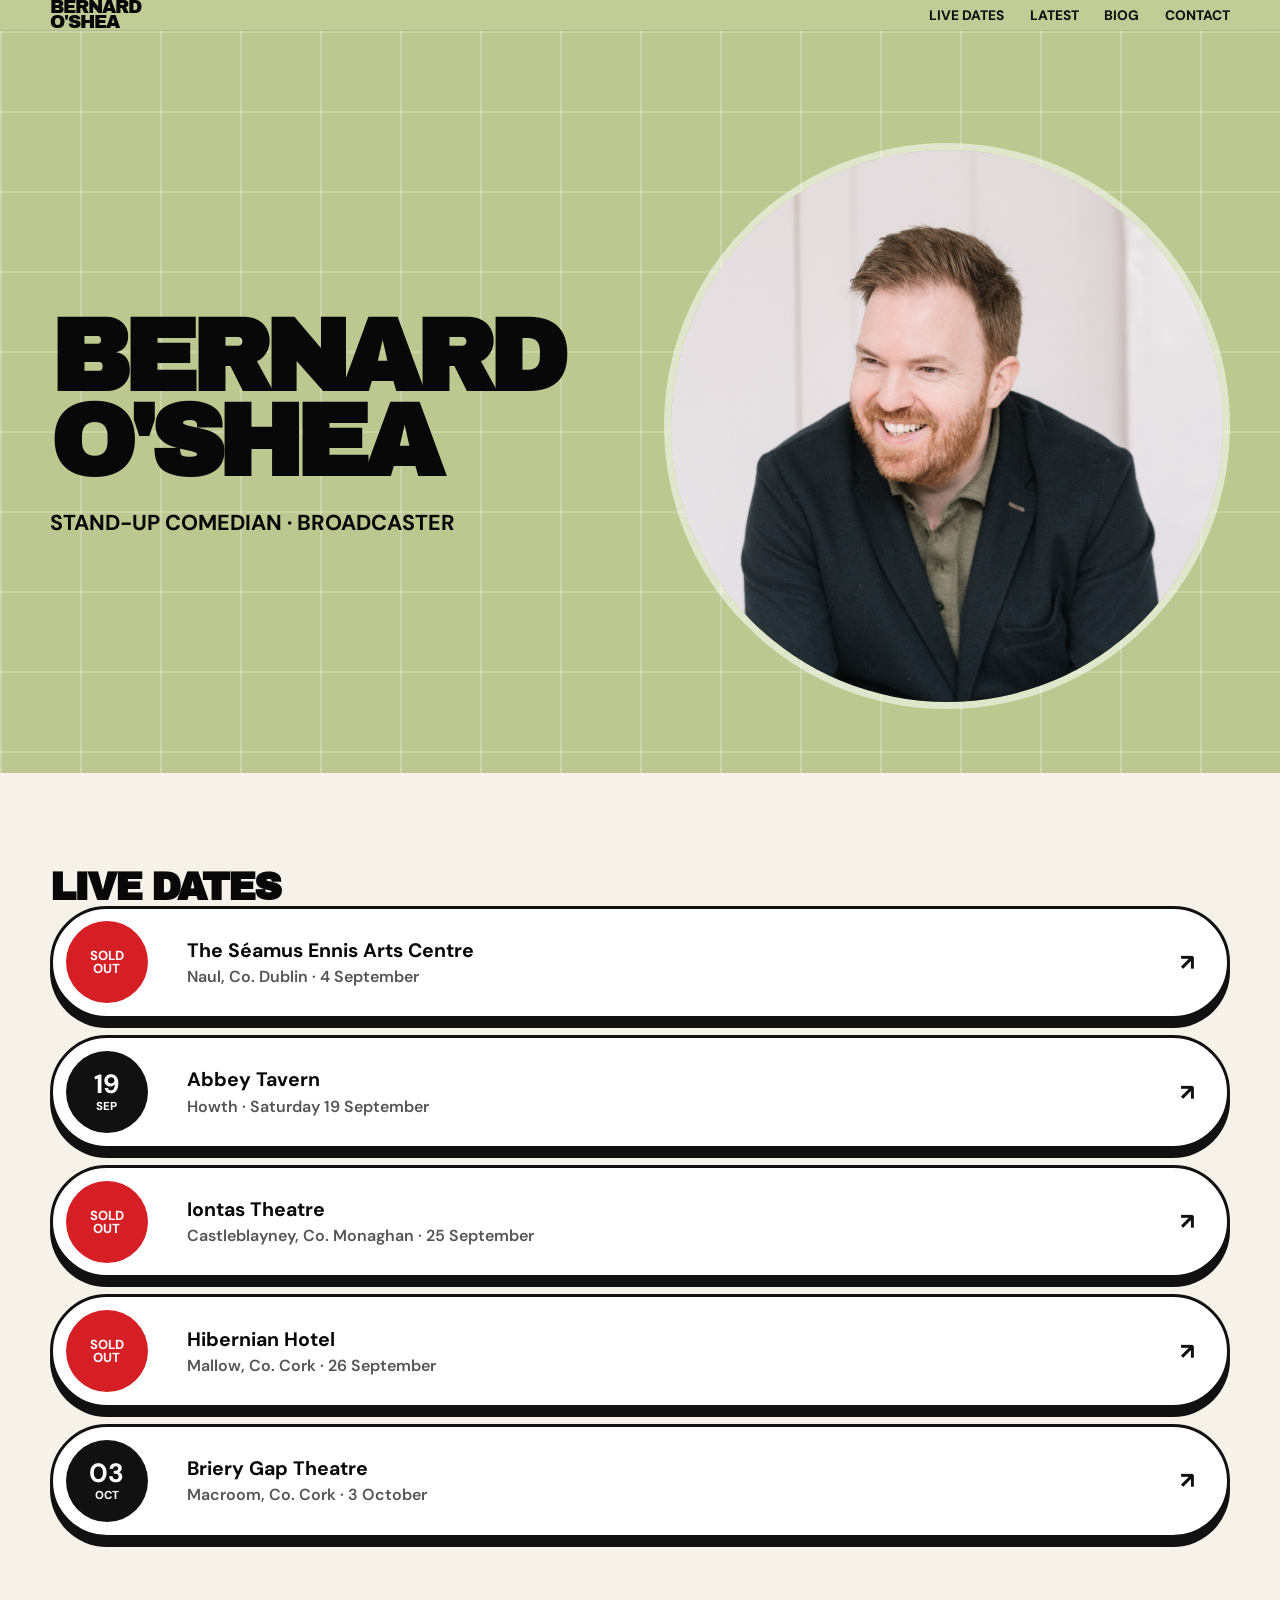
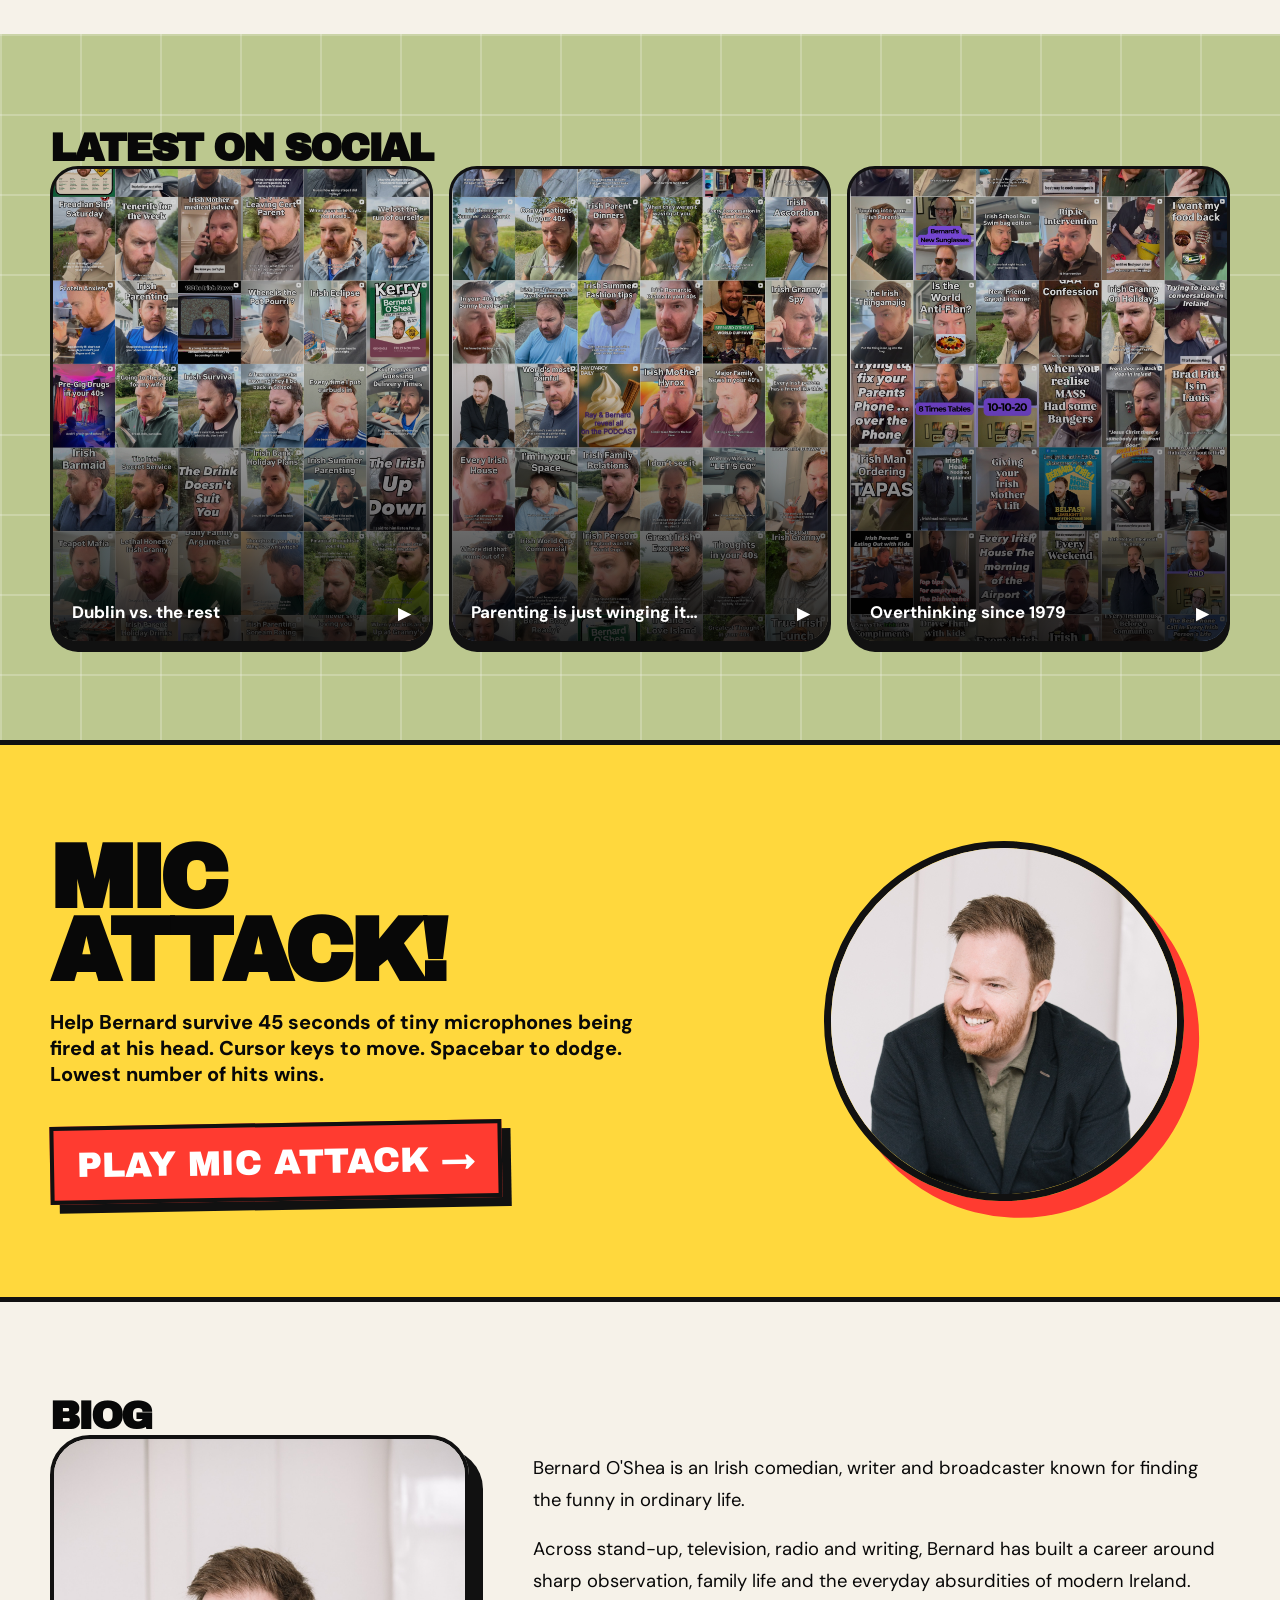
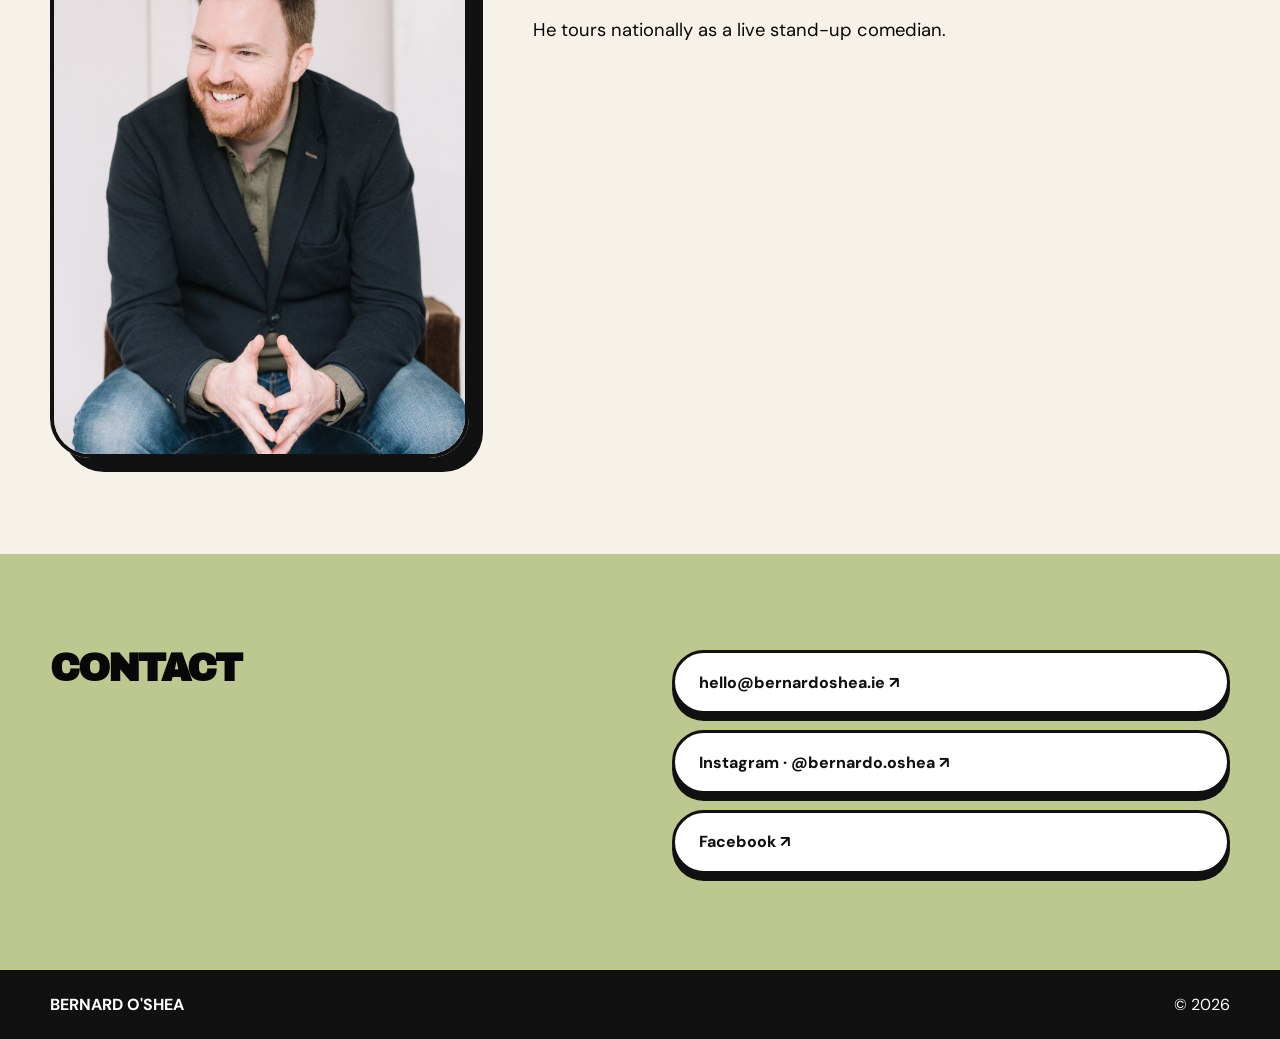
<file: index.html>
<!doctype html>
<html lang="en"><head><meta charset="utf-8"><meta name="viewport" content="width=device-width,initial-scale=1"><meta name="description" content="Bernard O'Shea — Irish stand-up comedian and broadcaster. Live dates, latest social media, biography and contact details."><meta name="theme-color" content="#bcc88f"><title>Bernard O'Shea | Comedian</title><link rel="preconnect" href="https://fonts.googleapis.com"><link rel="preconnect" href="https://fonts.gstatic.com" crossorigin><link href="https://fonts.googleapis.com/css2?family=Archivo+Black&family=DM+Sans:wght@400;500;600;700;800&display=swap" rel="stylesheet"><link rel="stylesheet" href="style.css"><style>
html{scroll-behavior:smooth}.simple-nav{display:flex;align-items:center;justify-content:space-between;gap:1rem}.simple-links{display:flex;gap:1.6rem;align-items:center}.simple-links a{color:#111;text-decoration:none;font-weight:800;text-transform:uppercase;font-size:.86rem}.simple-hero{padding:7rem 0 4rem;min-height:650px;display:flex;align-items:center}.simple-hero-grid{display:grid;grid-template-columns:1fr 1fr;align-items:center;gap:3rem}.simple-hero h1{font-family:"Archivo Black",sans-serif;font-size:clamp(4rem,8vw,8rem);line-height:.83;letter-spacing:-.065em;margin:0}.simple-hero .intro{font-size:clamp(1rem,2vw,1.35rem);font-weight:700;margin:1.5rem 0 0}.simple-portrait{width:100%;max-width:580px;aspect-ratio:1/1;border-radius:50%;object-fit:cover;object-position:center 25%;display:block;margin:auto;border:7px solid rgba(255,255,255,.55)}.clean-title{font-family:"Archivo Black",sans-serif;font-size:clamp(2.5rem,5vw,5.5rem);line-height:.9;letter-spacing:-.055em;margin:.5rem 0 2.5rem}.dates-grid{display:grid;gap:1rem}.clean-date{display:grid;grid-template-columns:100px 1fr auto;align-items:center;gap:1.3rem;background:#fff;border:3px solid #111;border-radius:999px;padding:.8rem 1rem .8rem .8rem;box-shadow:0 9px 0 #111}.date-round{width:82px;height:82px;border-radius:50%;background:#111;color:#fff;display:flex;flex-direction:column;align-items:center;justify-content:center;font-weight:800;line-height:1}.date-round strong{font-size:1.65rem}.date-round span{font-size:.72rem;margin-top:.25rem}.clean-date h3{margin:0;font-size:1.22rem}.clean-date p{margin:.2rem 0 0;color:#555;font-weight:600}.clean-date a{color:#111;text-decoration:none;font-weight:900;font-size:1.4rem;padding:1rem}.sold .date-round{background:#d51f25}.sold .date-round strong{font-size:.82rem;text-align:center}.social-grid{display:grid;grid-template-columns:repeat(3,1fr);gap:1rem}.social-card{position:relative;display:block;overflow:hidden;border:3px solid #111;border-radius:28px;background:#111;box-shadow:0 8px 0 #111;text-decoration:none;color:#fff;aspect-ratio:4/5}.social-card img{width:100%;height:100%;object-fit:cover;display:block;opacity:.82}.social-card::after{content:"";position:absolute;inset:0;background:linear-gradient(to top,rgba(0,0,0,.8),transparent 58%)}.social-card span{position:absolute;left:1.2rem;right:3.5rem;bottom:1.15rem;z-index:2;font-size:1.05rem;font-weight:800}.social-card b{position:absolute;right:1.2rem;bottom:1.1rem;z-index:2}.game-section{background:#ffd83d;border-top:5px solid #111;border-bottom:5px solid #111}.game-wrap{display:grid;grid-template-columns:1.2fr .8fr;align-items:center;gap:3rem}.game-copy h2{font-family:"Archivo Black",sans-serif;font-size:clamp(3.6rem,7vw,7.5rem);line-height:.82;letter-spacing:-.06em;margin:0}.game-copy p{font-size:1.25rem;font-weight:800;max-width:620px}.game-button{display:inline-block;margin-top:1rem;background:#ff3b30;color:#fff;border:4px solid #111;box-shadow:9px 9px 0 #111;padding:1rem 1.4rem;text-decoration:none;font-family:"Archivo Black",sans-serif;font-size:clamp(1.3rem,3vw,2.2rem);transform:rotate(-1deg);transition:.15s}.game-button:hover{transform:translate(-3px,-3px) rotate(-1deg);box-shadow:12px 12px 0 #111}.game-face{display:block;width:min(100%,360px);aspect-ratio:1;border-radius:50%;object-fit:cover;object-position:center 25%;border:7px solid #111;box-shadow:16px 16px 0 #ff3b30;margin:auto;transform:rotate(3deg)}.bio-grid{display:grid;grid-template-columns:.75fr 1.25fr;gap:4rem}.bio-image{width:100%;max-width:420px;border-radius:40px;border:4px solid #111;box-shadow:14px 14px 0 #111}.bio-copy{font-size:1.15rem;line-height:1.7}.contact-simple{display:grid;grid-template-columns:1fr 1fr;gap:4rem}.contact-links{display:grid;gap:1rem}.contact-links a{display:block;background:#fff;border:3px solid #111;border-radius:999px;padding:1.15rem 1.5rem;color:#111;text-decoration:none;font-weight:800;box-shadow:0 7px 0 #111}.cream-section{background:#f6f2e9}.olive-section,.grid-bg{background-color:#bcc88f}.grid-bg{background-image:linear-gradient(rgba(255,255,255,.22) 2px,transparent 2px),linear-gradient(90deg,rgba(255,255,255,.22) 2px,transparent 2px);background-size:80px 80px}.section{padding:6rem 0}.footer-mini{padding:1.5rem 0;background:#111;color:#fff}.footer-mini .shell{display:flex;justify-content:space-between}@media(max-width:820px){.simple-hero-grid,.bio-grid,.contact-simple,.game-wrap{grid-template-columns:1fr}.simple-hero{text-align:center;padding:6rem 0 4rem}.simple-portrait{max-width:420px}.social-grid{grid-template-columns:1fr 1fr}.game-wrap{text-align:center}.game-copy p{margin-left:auto;margin-right:auto}.game-face{max-width:280px}}@media(max-width:560px){.simple-links{gap:.5rem}.simple-links a{font-size:.6rem}.simple-hero h1{font-size:clamp(3.6rem,20vw,5.5rem)}.simple-portrait{width:88%;max-width:350px}.section{padding:4rem 0}.clean-date{grid-template-columns:62px 1fr auto;border-radius:34px}.date-round{width:58px;height:58px}.social-grid{grid-template-columns:1fr}.game-copy h2{font-size:4rem}}
</style></head><body><header class="site-header"><div class="shell simple-nav"><a class="brand" href="#top">BERNARD<br>O'SHEA</a><nav class="simple-links"><a href="#live">Live dates</a><a href="#latest">Latest</a><a href="#biog">Biog</a><a href="#contact">Contact</a></nav></div></header><main id="top"><div class="simple-hero grid-bg"><div class="shell simple-hero-grid"><div><h1>BERNARD<br>O'SHEA</h1><p class="intro">STAND-UP COMEDIAN · BROADCASTER</p></div><img class="simple-portrait" src="image.jpeg" alt="Bernard O'Shea smiling"></div></div><section id="live" class="section cream-section"><div class="shell"><h2 class="clean-title">LIVE DATES</h2><div class="dates-grid"><article class="clean-date sold"><div class="date-round"><strong>SOLD<br>OUT</strong></div><div><h3>The Séamus Ennis Arts Centre</h3><p>Naul, Co. Dublin · 4 September</p></div><a href="https://www.tseac.ie/event-details/bernard-oshea">↗</a></article><article class="clean-date"><div class="date-round"><strong>19</strong><span>SEP</span></div><div><h3>Abbey Tavern</h3><p>Howth · Saturday 19 September</p></div><a href="https://www.universe.com/events/bernard-o-shea-desperate-house-husband-tickets-PBFM8J">↗</a></article><article class="clean-date sold"><div class="date-round"><strong>SOLD<br>OUT</strong></div><div><h3>Iontas Theatre</h3><p>Castleblayney, Co. Monaghan · 25 September</p></div><a href="https://iontascastleblayney.ticketsolve.com/ticketbooth/shows/1173672660">↗</a></article><article class="clean-date sold"><div class="date-round"><strong>SOLD<br>OUT</strong></div><div><h3>Hibernian Hotel</h3><p>Mallow, Co. Cork · 26 September</p></div><a href="https://www.eventbrite.ie/e/bernard-oshea-pick-up-drop-off-tickets-1990950954901">↗</a></article><article class="clean-date"><div class="date-round"><strong>03</strong><span>OCT</span></div><div><h3>Briery Gap Theatre</h3><p>Macroom, Co. Cork · 3 October</p></div><a href="https://brierygap.ticketsolve.com/ticketbooth/shows/1173686966">↗</a></article></div></div></section><section id="latest" class="section olive-section grid-bg"><div class="shell"><h2 class="clean-title">LATEST ON SOCIAL</h2><div class="social-grid"><a class="social-card" href="https://www.instagram.com/reel/DLxkOPhojpv/"><img src="Image 25-08-2026 at 19.07.jpg"><span>Dublin vs. the rest</span><b>▶</b></a><a class="social-card" href="https://www.instagram.com/reel/DU5ZYtbiKxT/"><img src="Image 25-08-2026 at 19.08.jpg"><span>Parenting is just winging it…</span><b>▶</b></a><a class="social-card" href="https://www.instagram.com/reel/DZW46b-oyPh/"><img src="Image 25-08-2026 at 19.09.jpg"><span>Overthinking since 1979</span><b>▶</b></a></div></div></section><section id="game" class="section game-section"><div class="shell game-wrap"><div class="game-copy"><h2>MIC<br>ATTACK!</h2><p>Help Bernard survive 45 seconds of tiny microphones being fired at his head. Cursor keys to move. Spacebar to dodge. Lowest number of hits wins.</p><a class="game-button" href="mic-attack.html">PLAY MIC ATTACK →</a></div><img class="game-face" src="image.jpeg" alt="Bernard O'Shea"></div></section><section id="biog" class="section cream-section"><div class="shell"><h2 class="clean-title">BIOG</h2><div class="bio-grid"><img class="bio-image" src="image.jpeg" alt="Bernard O'Shea"><div class="bio-copy"><p>Bernard O'Shea is an Irish comedian, writer and broadcaster known for finding the funny in ordinary life.</p><p>Across stand-up, television, radio and writing, Bernard has built a career around sharp observation, family life and the everyday absurdities of modern Ireland.</p><p>He tours nationally as a live stand-up comedian.</p></div></div></div></section><section id="contact" class="section olive-section"><div class="shell contact-simple"><div><h2 class="clean-title">CONTACT</h2></div><div class="contact-links"><a href="mailto:hello@bernardoshea.ie">hello@bernardoshea.ie ↗</a><a href="https://www.instagram.com/bernardo.oshea/">Instagram · @bernardo.oshea ↗</a><a href="https://www.facebook.com/bernardoshea">Facebook ↗</a></div></div></section></main><footer class="footer-mini"><div class="shell"><strong>BERNARD O'SHEA</strong><span>© 2026</span></div></footer></body></html>
</file>
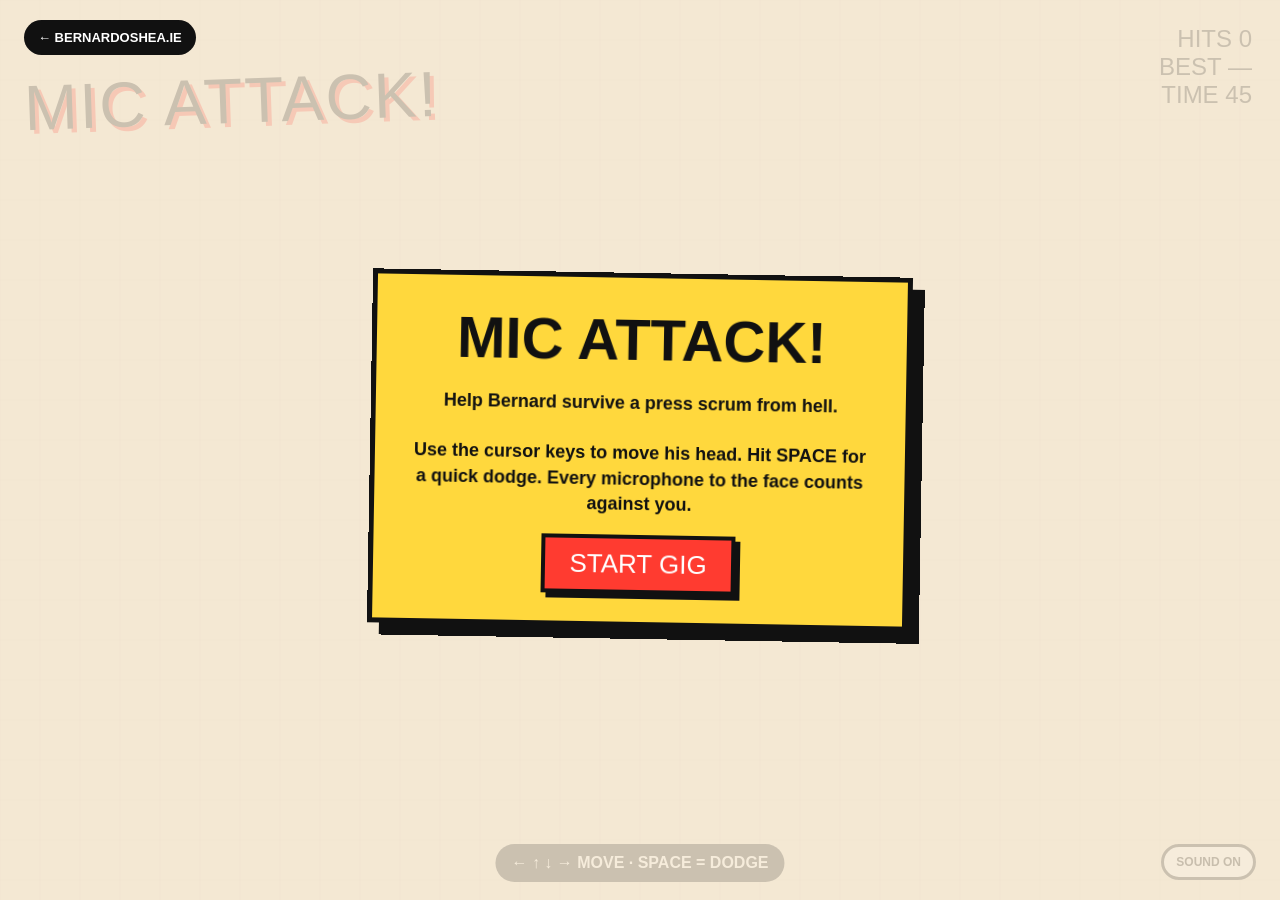
<file: mic-attack.html>
<!doctype html>
<html lang="en">
<head>
<meta charset="utf-8"><meta name="viewport" content="width=device-width,initial-scale=1">
<title>MIC ATTACK! | Bernard O'Shea</title>
<style>
*{box-sizing:border-box}html,body{margin:0;height:100%;overflow:hidden;background:#f4e8d3;font-family:Impact,Haettenschweiler,'Arial Narrow Bold',sans-serif;color:#111}canvas{display:block;width:100vw;height:100vh;cursor:crosshair}.hud{position:fixed;inset:0;pointer-events:none}.back{position:absolute;left:24px;top:20px;z-index:10;pointer-events:auto;background:#111;color:#fff;text-decoration:none;padding:10px 14px;font:800 13px Arial;border-radius:999px}.title{position:absolute;top:64px;left:24px;font-size:clamp(30px,5vw,68px);letter-spacing:2px;transform:rotate(-2deg);text-shadow:4px 4px 0 #ff3b30}.score{position:absolute;top:25px;right:28px;text-align:right;font-size:24px}.help{position:absolute;bottom:18px;left:50%;transform:translateX(-50%);font-family:Arial,sans-serif;font-weight:800;background:#111;color:#fff;padding:10px 16px;border-radius:99px;white-space:nowrap}.start{position:absolute;inset:0;display:grid;place-items:center;background:rgba(244,232,211,.82);pointer-events:auto}.card{text-align:center;background:#ffd83d;border:5px solid #111;padding:28px 38px;box-shadow:12px 12px 0 #111;transform:rotate(1deg);max-width:540px}.card h1{font-size:58px;margin:0 0 10px}.card p{font-family:Arial,sans-serif;font-weight:700;font-size:18px;line-height:1.4}.card button,.gameover button{font:inherit;font-size:26px;padding:10px 24px;background:#ff3b30;color:white;border:4px solid #111;box-shadow:5px 5px 0 #111;cursor:pointer}.flash{position:absolute;inset:0;background:#ff3b30;opacity:0;transition:opacity .08s}.gameover{display:none;position:absolute;inset:0;place-items:center;background:rgba(0,0,0,.78);pointer-events:auto;color:white;text-align:center}.gameover h2{font-size:70px;margin:0}.gameover .box{background:#111;padding:28px;border:4px solid #fff;box-shadow:12px 12px 0 #ff3b30}.gameover p{font:700 20px Arial;line-height:1.5}.newbest{color:#ffd83d;font-size:28px}.mute{position:absolute;right:24px;bottom:20px;pointer-events:auto;background:#fff;border:3px solid #111;border-radius:999px;padding:8px 12px;font:800 12px Arial;cursor:pointer}@media(max-width:650px){.title{top:72px;font-size:36px}.score{font-size:18px}.help{font-size:11px;bottom:64px}.card{margin:20px;padding:22px}.card h1{font-size:44px}}
</style></head>
<body><canvas id="c"></canvas><div class="hud"><a class="back" href="index.html">← BERNARDOSHEA.IE</a><div class="title">MIC ATTACK!</div><div class="score">HITS <span id="hits">0</span><br>BEST <span id="best">—</span><br>TIME <span id="time">45</span></div><div class="help">← ↑ ↓ → MOVE · SPACE = DODGE</div><button id="mute" class="mute">SOUND ON</button><div class="flash" id="flash"></div><div class="start" id="start"><div class="card"><h1>MIC ATTACK!</h1><p>Help Bernard survive a press scrum from hell.<br><br>Use the <b>cursor keys</b> to move his head. Hit <b>SPACE</b> for a quick dodge. Every microphone to the face counts against you.</p><button id="go">START GIG</button></div></div><div class="gameover" id="over"><div class="box"><h2>GIG OVER</h2><p id="result"></p><p id="bestmsg" class="newbest"></p><button id="again">AGAIN!</button></div></div></div>
<script>
const c=document.getElementById('c'),x=c.getContext('2d');let W,H,dpr,keys={},mics=[],particles=[],hits=0,time=45,running=false,last=0,spawn=0,dodge=0,muted=false,audioCtx=null;
const player={x:0,y:0,r:68,vx:0,vy:0};const face=new Image();face.src='image.jpeg';
let best=localStorage.getItem('bernardMicAttackBest');document.getElementById('best').textContent=best===null?'—':best;
function audio(){if(!audioCtx)audioCtx=new (window.AudioContext||window.webkitAudioContext)();return audioCtx}
function tone(freq,dur,type='square',vol=.08){if(muted)return;const a=audio(),o=a.createOscillator(),g=a.createGain();o.type=type;o.frequency.value=freq;g.gain.setValueAtTime(vol,a.currentTime);g.gain.exponentialRampToValueAtTime(.001,a.currentTime+dur);o.connect(g);g.connect(a.destination);o.start();o.stop(a.currentTime+dur)}
function hitSound(){tone(105,.13,'sawtooth',.12);setTimeout(()=>tone(75,.12,'square',.07),45)}
function dodgeSound(){tone(410,.07,'sine',.05);setTimeout(()=>tone(620,.08,'sine',.04),40)}
function laugh(){if(muted)return;const a=audio();for(let i=0;i<5;i++){setTimeout(()=>{let o=a.createOscillator(),g=a.createGain();o.type='sawtooth';o.frequency.value=130+Math.random()*110;g.gain.setValueAtTime(.018,a.currentTime);g.gain.exponentialRampToValueAtTime(.001,a.currentTime+.09);o.connect(g);g.connect(a.destination);o.start();o.stop(a.currentTime+.09)},i*85+Math.random()*40)}}
function resize(){dpr=Math.min(devicePixelRatio||1,2);W=innerWidth;H=innerHeight;c.width=W*dpr;c.height=H*dpr;x.setTransform(dpr,0,0,dpr,0,0);if(!player.x){player.x=W/2;player.y=H/2}}addEventListener('resize',resize);resize();
addEventListener('keydown',e=>{keys[e.key]=true;if(['ArrowUp','ArrowDown','ArrowLeft','ArrowRight',' '].includes(e.key))e.preventDefault();if(e.key===' '&&dodge<=0){dodge=.22;dodgeSound()}});addEventListener('keyup',e=>keys[e.key]=false);
function mic(){let side=Math.floor(Math.random()*4),px,py;if(side===0){px=-40;py=Math.random()*H}else if(side===1){px=W+40;py=Math.random()*H}else if(side===2){px=Math.random()*W;py=-40}else{px=Math.random()*W;py=H+40}let a=Math.atan2(player.y-py,player.x-px),s=230+Math.random()*170;mics.push({x:px,y:py,vx:Math.cos(a)*s,vy:Math.sin(a)*s,a,r:11})}
function drawMic(m){x.save();x.translate(m.x,m.y);x.rotate(m.a);x.fillStyle='#111';x.fillRect(-4,-5,30,10);x.fillStyle='#777';x.beginPath();x.ellipse(-7,0,11,8,0,0,Math.PI*2);x.fill();x.strokeStyle='#eee';x.lineWidth=2;for(let q=-11;q<=-3;q+=4){x.beginPath();x.moveTo(q,-6);x.lineTo(q,6);x.stroke()}x.fillStyle='#ff3b30';x.fillRect(18,-7,5,14);x.restore()}
function drawHead(){x.save();x.translate(player.x,player.y);if(dodge>0)x.rotate(Math.sin(performance.now()/30)*.08);x.beginPath();x.arc(0,0,player.r,0,Math.PI*2);x.closePath();x.clip();if(face.complete&&face.naturalWidth){const s=Math.min(face.naturalWidth,face.naturalHeight),sx=(face.naturalWidth-s)/2,sy=Math.max(0,(face.naturalHeight-s)/2-s*.08);x.drawImage(face,sx,sy,s,s,-player.r,-player.r,player.r*2,player.r*2)}else{x.fillStyle='#f2b37e';x.fillRect(-player.r,-player.r,player.r*2,player.r*2)}x.restore();x.save();x.translate(player.x,player.y);x.strokeStyle='#111';x.lineWidth=6;x.beginPath();x.arc(0,0,player.r,0,Math.PI*2);x.stroke();x.restore()}
function burst(px,py){for(let i=0;i<14;i++){let a=Math.random()*7,s=Math.random()*180;particles.push({x:px,y:py,vx:Math.cos(a)*s,vy:Math.sin(a)*s,t:.5})}}
function update(dt){let ax=(keys.ArrowRight?1:0)-(keys.ArrowLeft?1:0),ay=(keys.ArrowDown?1:0)-(keys.ArrowUp?1:0),speed=dodge>0?760:390;player.vx=ax*speed;player.vy=ay*speed;player.x=Math.max(75,Math.min(W-75,player.x+player.vx*dt));player.y=Math.max(95,Math.min(H-75,player.y+player.vy*dt));dodge-=dt;spawn-=dt;if(spawn<=0){mic();spawn=Math.max(.12,.55-(45-time)*.009)}for(let i=mics.length-1;i>=0;i--){let m=mics[i];m.x+=m.vx*dt;m.y+=m.vy*dt;let dx=m.x-player.x,dy=m.y-player.y;if(dx*dx+dy*dy<(player.r*.72+m.r)**2&&dodge<=0){hits++;document.getElementById('hits').textContent=hits;document.getElementById('flash').style.opacity=.45;setTimeout(()=>document.getElementById('flash').style.opacity=0,70);hitSound();if(hits%3===0)laugh();burst(m.x,m.y);mics.splice(i,1)}else if(m.x<-100||m.x>W+100||m.y<-100||m.y>H+100)mics.splice(i,1)}particles.forEach(p=>{p.x+=p.vx*dt;p.y+=p.vy*dt;p.t-=dt});particles=particles.filter(p=>p.t>0)}
function draw(){x.clearRect(0,0,W,H);x.fillStyle='#f4e8d3';x.fillRect(0,0,W,H);x.strokeStyle='rgba(0,0,0,.06)';x.lineWidth=1;for(let i=0;i<W;i+=40){x.beginPath();x.moveTo(i,0);x.lineTo(i,H);x.stroke()}for(let i=0;i<H;i+=40){x.beginPath();x.moveTo(0,i);x.lineTo(W,i);x.stroke()}mics.forEach(drawMic);particles.forEach(p=>{x.globalAlpha=p.t*2;x.fillStyle='#ff3b30';x.fillRect(p.x,p.y,6,6);x.globalAlpha=1});drawHead()}
function finish(){running=false;let newBest=best===null||hits<Number(best);if(newBest){best=hits;localStorage.setItem('bernardMicAttackBest',hits);document.getElementById('best').textContent=hits;document.getElementById('bestmsg').textContent='NEW PERSONAL BEST!'}else document.getElementById('bestmsg').textContent=`Best score: ${best} hits`;document.getElementById('result').textContent=`Bernard took ${hits} microphone hit${hits===1?'':'s'} to the head.`;document.getElementById('over').style.display='grid';laugh()}
function loop(t){if(!running)return;let dt=Math.min((t-last)/1000,.033);last=t;time-=dt;document.getElementById('time').textContent=Math.max(0,Math.ceil(time));update(dt);draw();if(time<=0){finish();return}requestAnimationFrame(loop)}
document.getElementById('go').onclick=()=>{audio();document.getElementById('start').style.display='none';running=true;last=performance.now();requestAnimationFrame(loop)};document.getElementById('again').onclick=()=>location.reload();document.getElementById('mute').onclick=()=>{muted=!muted;document.getElementById('mute').textContent=muted?'SOUND OFF':'SOUND ON'};face.onload=draw;draw();
</script></body></html>
</file>
<file: style.css>
:root{--olive:#bcc88f;--olive-dark:#89935a;--cream:#f6f3ea;--ink:#080808;--line:rgba(8,8,8,.13);--grid:rgba(255,255,255,.24)}*{box-sizing:border-box}html{scroll-behavior:smooth}body{margin:0;color:var(--ink);font-family:'DM Sans',sans-serif;background:var(--cream)}img{max-width:100%}a{color:inherit}.shell{width:min(1180px,calc(100% - 40px));margin:auto}.site-header{position:sticky;top:0;z-index:50;background:rgba(188,200,143,.92);backdrop-filter:blur(10px);border-bottom:1px solid rgba(8,8,8,.08)}.nav{min-height:78px;display:grid;grid-template-columns:170px 1fr auto;align-items:center;gap:28px}.brand{font-family:'Archivo Black',sans-serif;font-size:1.15rem;line-height:.82;text-decoration:none;letter-spacing:-.05em}.navlinks{display:flex;gap:34px;justify-content:center}.navlinks a{text-decoration:none;text-transform:uppercase;font-size:.83rem;font-weight:800}.navlinks a:hover{text-decoration:underline;text-underline-offset:8px}.nav-actions{display:flex;gap:14px;align-items:center;font-weight:900}.nav-actions>a:not(.pill){text-decoration:none;font-size:1.12rem}.menu{display:none}.pill{display:inline-flex;align-items:center;justify-content:center;border-radius:999px;padding:13px 22px;text-transform:uppercase;font-weight:800;font-size:.78rem;letter-spacing:.02em;text-decoration:none;border:2px solid var(--ink);transition:.18s}.pill:hover{transform:translateY(-2px)}.pill.dark{background:var(--ink);color:white}.pill.outline{background:transparent}.pill.olive{background:var(--olive-dark);color:white;border-color:var(--olive-dark)}.pill.wide{width:min(270px,85%);position:absolute;left:50%;bottom:26px;transform:translateX(-50%)}.pill.wide:hover{transform:translate(-50%,-2px)}.grid-bg{background-color:var(--olive);background-image:linear-gradient(var(--grid) 2px,transparent 2px),linear-gradient(90deg,var(--grid) 2px,transparent 2px);background-size:80px 80px}.hero{min-height:680px;display:flex;align-items:center}.hero-grid{display:grid;grid-template-columns:1.05fr .95fr;gap:70px;align-items:center;padding:90px 0 80px}.eyebrow{font-size:.76rem;letter-spacing:.14em;font-weight:900;margin:0 0 18px}.hero h1,.section h2,.tour-card h3{font-family:'Archivo Black',sans-serif;letter-spacing:-.055em}.hero h1{font-size:clamp(3.1rem,5.5vw,6.7rem);line-height:.93;margin:0;max-width:720px}.intro{font-size:1.35rem;line-height:1.35;max-width:520px;font-weight:600;margin:25px 0}.social-row{display:flex;gap:26px}.social-row a{text-decoration:none;font-size:2.1rem;font-weight:900}.hero-photo-wrap{position:relative;display:grid;place-items:center}.hero-photo-wrap:before{content:"";position:absolute;width:88%;aspect-ratio:1;border-radius:50%;background:#f3efe4}.hero-photo{position:relative;width:84%;aspect-ratio:1/1.12;object-fit:cover;object-position:center 22%;clip-path:ellipse(48% 48% at 50% 50%);z-index:2}.scribble{position:absolute;z-index:3;font-family:'Archivo Black';font-size:4rem}.scribble-one{left:2%;top:8%;transform:rotate(-30deg)}.arrow{right:-2%;bottom:5%;font-size:6rem;transform:rotate(25deg)}.section{padding:74px 0}.cream{background:var(--cream)}.section-title-row{display:flex;justify-content:space-between;align-items:end;margin-bottom:26px}.section h2{font-size:clamp(2rem,3vw,3.5rem);margin:0;line-height:.95}.text-link{font-weight:800;text-underline-offset:4px}.shows-layout{display:grid;grid-template-columns:1fr .9fr;gap:48px;align-items:stretch}.show-list{display:flex;flex-direction:column;gap:14px}.show-card{min-height:92px;background:white;border:2px solid var(--ink);border-radius:999px;display:grid;grid-template-columns:76px 1fr 40px;align-items:center;gap:16px;padding:9px 20px 9px 10px;box-shadow:0 8px 0 #000}.show-card img,.show-badge{width:68px;height:68px;border-radius:50%;object-fit:cover}.show-badge{display:grid;place-items:center;text-align:center;background:#d70916;color:white;font-size:.7rem;font-weight:900;line-height:1.05;transform:rotate(-8deg)}.show-card strong,.show-card span{display:block}.show-card strong{font-size:1.02rem}.show-card span{font-size:.88rem;margin-top:3px}.show-card>a{text-decoration:none;font-weight:900;font-size:1.2rem}.tour-card{min-height:540px;position:relative;background:linear-gradient(145deg,#727c44,#a9b56f);border-radius:26px;overflow:hidden;padding:38px}.tour-card .tour-copy{position:relative;z-index:4;width:70%}.tour-card .eyebrow{color:white}.tour-card h3{font-size:clamp(3rem,5vw,5.8rem);line-height:.82;margin:0}.tour-card p{font-weight:800;font-size:1.05rem;max-width:340px}.tour-card>img{position:absolute;right:-8%;bottom:-7%;width:76%;height:86%;object-fit:contain;mix-blend-mode:multiply}.full-mobile{width:max-content;margin:12px auto 0}.videos-section{border-top:1px solid var(--line)}.video-grid{display:grid;grid-template-columns:repeat(4,1fr);gap:14px;margin-top:28px}.video-card,.follow-card{min-height:310px;border-radius:18px;overflow:hidden;border:2px solid var(--ink);position:relative;background:white}.video-card{display:block;color:white}.video-card img{width:100%;height:100%;object-fit:cover;position:absolute;inset:0;filter:brightness(.62)}.video-card span{position:absolute;left:18px;bottom:20px;right:45px;font-size:1.02rem;font-weight:800}.video-card b{position:absolute;right:17px;bottom:18px;font-size:1.2rem}.follow-card{padding:28px;display:flex;flex-direction:column;justify-content:center}.follow-card h3{font-family:'Archivo Black';font-size:1.35rem;margin:0 0 12px}.about{border-top:2px solid rgba(255,255,255,.25)}.about-grid{display:grid;grid-template-columns:330px 1fr;gap:70px;align-items:center}.about-photo{border-radius:50%;aspect-ratio:1;object-fit:cover;object-position:center 25%;border:12px solid rgba(255,255,255,.45)}.about p:not(.eyebrow){font-size:1.08rem;line-height:1.65;max-width:730px}.contact-grid{display:grid;grid-template-columns:1fr 1fr;gap:60px}.contact-grid p{font-size:1.05rem}.contact-card{border:2px solid var(--ink);border-radius:26px;padding:28px;display:flex;flex-direction:column;gap:14px;background:white}.contact-card a{font-size:1.2rem;font-weight:800;text-decoration:none}.footer{background:var(--ink);color:white;padding:24px 0}.footer .shell{display:flex;justify-content:space-between}.footer strong{font-family:'Archivo Black'}@media(max-width:980px){.nav{grid-template-columns:1fr auto}.navlinks{position:absolute;left:20px;right:20px;top:70px;display:none;flex-direction:column;background:var(--cream);border:2px solid var(--ink);border-radius:22px;padding:22px}.navlinks.open{display:flex}.nav-actions{display:none}.menu{display:inline-flex;background:var(--ink);color:white;border:0;border-radius:999px;padding:10px 16px;font-weight:800}.hero-grid,.shows-layout,.about-grid,.contact-grid{grid-template-columns:1fr}.hero-photo-wrap{max-width:580px;margin:auto}.video-grid{grid-template-columns:repeat(2,1fr)}.tour-card{min-height:590px}.tour-card .tour-copy{width:65%}}@media(max-width:620px){.shell{width:min(100% - 24px,1180px)}.grid-bg{background-size:56px 56px}.hero{min-height:auto}.hero-grid{padding:60px 0 50px;gap:25px}.hero h1{font-size:clamp(2.5rem,12vw,4.2rem)}.intro{font-size:1.15rem}.hero-photo{width:92%}.scribble-one{font-size:2.5rem}.arrow{font-size:4rem;right:1%}.section{padding:54px 0}.section-title-row{align-items:flex-start;gap:20px}.section-title-row .text-link{display:none}.show-card{border-radius:34px;grid-template-columns:62px 1fr 24px;min-height:88px;padding-right:13px;gap:10px;box-shadow:0 5px 0 #000}.show-card img,.show-badge{width:58px;height:58px}.show-card strong{font-size:.9rem}.show-card span{font-size:.78rem}.tour-card{min-height:500px;padding:26px}.tour-card h3{font-size:3.2rem}.tour-card .tour-copy{width:82%}.tour-card>img{width:95%;right:-18%;bottom:-4%}.video-grid{grid-template-columns:1fr}.video-card,.follow-card{min-height:260px}.about-grid{gap:32px}.about-photo{max-width:270px;margin:auto}.contact-grid{gap:28px}}
</file>
